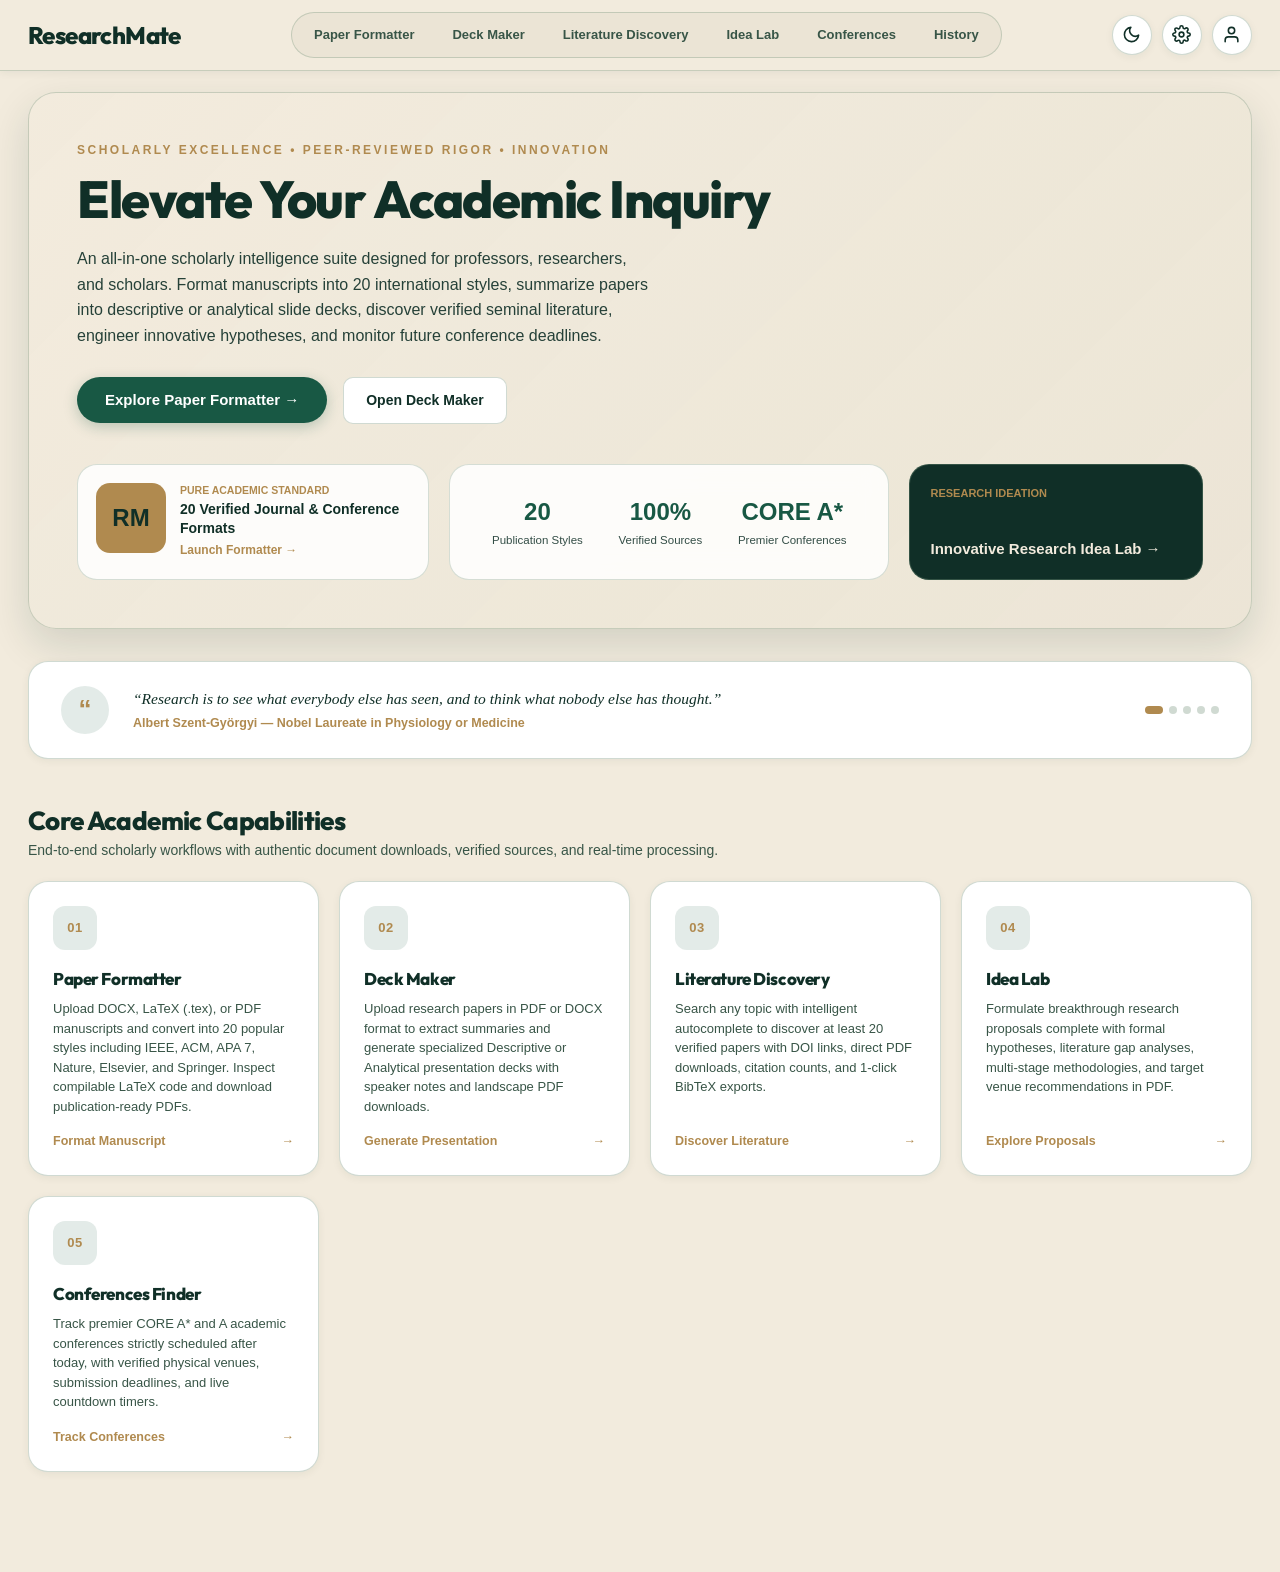
<file: index.html>
<!DOCTYPE html>
<html lang="en" data-theme="light">
<head>
  <meta charset="UTF-8">
  <meta name="viewport" content="width=device-width, initial-scale=1.0">
  <title>ResearchMate AI — Academic Research & Publication Suite</title>
  <link rel="stylesheet" href="/static/css/styles.css">
</head>
<body>
  <div class="app-container">
    <!-- Top Navigation Bar (NO left sidebar) -->
    <header class="navbar-top">
      <div class="nav-container">
        <!-- Brand Wordmark -->
        <a href="/" class="brand-link">
          <span class="brand-name">ResearchMate</span>
        </a>

        <!-- Center Nav Links (NO emojis, clean elegant text) -->
        <nav class="nav-links">
          <a href="/formatter" class="nav-link">Paper Formatter</a>
          <a href="/slides" class="nav-link">Deck Maker</a>
          <a href="/literature" class="nav-link">Literature Discovery</a>
          <a href="/ideas" class="nav-link">Idea Lab</a>
          <a href="/conferences" class="nav-link">Conferences</a>
          <a href="/history" class="nav-link">History</a>
        </nav>

        <!-- Right Action Icons (Strictly icons only, NO text labels) -->
        <div class="nav-actions">
          <button id="themeToggleBtn" class="icon-btn" aria-label="Toggle Theme" title="Toggle Dark/Light Mode">
            <svg width="19" height="19" viewBox="0 0 24 24" fill="none" stroke="currentColor" stroke-width="2" stroke-linecap="round" stroke-linejoin="round"><path d="M21 12.79A9 9 0 1 1 11.21 3 7 7 0 0 0 21 12.79z"></path></svg>
          </button>
          <a href="/settings" class="icon-btn" aria-label="Settings" title="Settings">
            <svg width="19" height="19" viewBox="0 0 24 24" fill="none" stroke="currentColor" stroke-width="2" stroke-linecap="round" stroke-linejoin="round"><circle cx="12" cy="12" r="3"></circle><path d="M19.4 15a1.65 1.65 0 0 0 .33 1.82l.06.06a2 2 0 0 1 0 2.83 2 2 0 0 1-2.83 0l-.06-.06a1.65 1.65 0 0 0-1.82-.33 1.65 1.65 0 0 0-1 1.51V21a2 2 0 0 1-2 2 2 2 0 0 1-2-2v-.09A1.65 1.65 0 0 0 9 19.4a1.65 1.65 0 0 0-1.82.33l-.06.06a2 2 0 0 1-2.83 0 2 2 0 0 1 0-2.83l.06-.06a1.65 1.65 0 0 0 .33-1.82 1.65 1.65 0 0 0-1.51-1H3a2 2 0 0 1-2-2 2 2 0 0 1 2-2h.09A1.65 1.65 0 0 0 4.6 9a1.65 1.65 0 0 0-.33-1.82l-.06-.06a2 2 0 0 1 0-2.83 2 2 0 0 1 2.83 0l.06.06a1.65 1.65 0 0 0 1.82.33H9a1.65 1.65 0 0 0 1-1.51V3a2 2 0 0 1 2-2 2 2 0 0 1 2 2v.09a1.65 1.65 0 0 0 1 1.51 1.65 1.65 0 0 0 1.82-.33l.06-.06a2 2 0 0 1 2.83 0 2 2 0 0 1 0 2.83l-.06.06a1.65 1.65 0 0 0-.33 1.82V9a1.65 1.65 0 0 0 1.51 1H21a2 2 0 0 1 2 2 2 2 0 0 1-2 2h-.09a1.65 1.65 0 0 0-1.51 1z"></path></svg>
          </a>
          <a href="/profile" class="icon-btn" aria-label="Profile" title="Profile">
            <svg width="19" height="19" viewBox="0 0 24 24" fill="none" stroke="currentColor" stroke-width="2" stroke-linecap="round" stroke-linejoin="round"><path d="M20 21v-2a4 4 0 0 0-4-4H8a4 4 0 0 0-4 4v2"></path><circle cx="12" cy="7" r="4"></circle></svg>
          </a>
        </div>
      </div>
    </header>

    <!-- Main Content Area -->
    <main class="main-wrapper">
      <!-- Luxury Hero Viewport (Image 2 aesthetic) -->
      <section class="hero-viewport">
        <div>
          <div class="hero-tagline">Scholarly Excellence &bull; Peer-Reviewed Rigor &bull; Innovation</div>
          <h1 class="hero-title">Elevate Your Academic Inquiry</h1>
          <p class="hero-subtitle">
            An all-in-one scholarly intelligence suite designed for professors, researchers, and scholars. Format manuscripts into 20 international styles, summarize papers into descriptive or analytical slide decks, discover verified seminal literature, engineer innovative hypotheses, and monitor future conference deadlines.
          </p>
          <div class="hero-cta-group">
            <a href="/formatter" class="btn-pill-primary" style="padding: 12px 28px; font-size: 15px;">Explore Paper Formatter &rarr;</a>
            <a href="/slides" class="btn-sm" style="padding: 12px 22px; font-size: 14px;">Open Deck Maker</a>
          </div>
        </div>

        <!-- Spotlight & Stats Dock -->
        <div class="hero-bottom-dock">
          <div class="floating-spotlight-card">
            <div class="spotlight-thumb">RM</div>
            <div class="spotlight-details">
              <div>
                <div style="font-size: 10.5px; font-weight: 800; color: var(--c-gold); text-transform: uppercase;">Pure Academic Standard</div>
                <div style="font-size: 14px; font-weight: 800; line-height: 1.3; margin-top: 2px;">20 Verified Journal & Conference Formats</div>
              </div>
              <a href="/formatter" style="font-size: 12px; color: var(--c-gold); font-weight: 700; text-decoration: none; margin-top: 4px;">Launch Formatter &rarr;</a>
            </div>
          </div>

          <div class="glass-stats-card">
            <div class="stat-item">
              <div class="stat-val">20</div>
              <div class="stat-label">Publication Styles</div>
            </div>
            <div class="stat-item">
              <div class="stat-val">100%</div>
              <div class="stat-label">Verified Sources</div>
            </div>
            <div class="stat-item">
              <div class="stat-val">CORE A*</div>
              <div class="stat-label">Premier Conferences</div>
            </div>
          </div>

          <a href="/ideas" class="dark-accent-card">
            <div style="font-size: 11px; font-weight: 800; color: var(--c-gold); text-transform: uppercase;">Research Ideation</div>
            <div style="font-size: 15px; font-weight: 800; line-height: 1.3;">Innovative Research Idea Lab &rarr;</div>
          </a>
        </div>
      </section>

      <!-- 2-3 Inspiring Academic Quotes -->
      <section class="quotes-banner">
        <div class="quote-icon-badge">“</div>
        <div class="quote-content">
          <div id="quoteText" class="quote-text">
            “Research is to see what everybody else has seen, and to think what nobody else has thought.”
          </div>
          <div id="quoteAuthor" class="quote-author">
            Albert Szent-Györgyi — Nobel Laureate in Physiology or Medicine
          </div>
        </div>
        <div id="quoteDots" class="quote-timer-dots"></div>
      </section>

      <!-- 5 Functional Features Grid (Clean titles, NO emojis) -->
      <section class="features-container">
        <div class="section-headline">
          <h2>Core Academic Capabilities</h2>
          <p>End-to-end scholarly workflows with authentic document downloads, verified sources, and real-time processing.</p>
        </div>

        <div class="grid-5-features">
          <!-- Feature 1 -->
          <a href="/formatter" class="feature-tile">
            <div>
              <div class="tile-icon-clean">01</div>
              <div class="tile-title">Paper Formatter</div>
              <div class="tile-desc">
                Upload DOCX, LaTeX (.tex), or PDF manuscripts and convert into 20 popular styles including IEEE, ACM, APA 7, Nature, Elsevier, and Springer. Inspect compilable LaTeX code and download publication-ready PDFs.
              </div>
            </div>
            <div class="tile-footer">
              <span>Format Manuscript</span> &rarr;
            </div>
          </a>

          <!-- Feature 2 -->
          <a href="/slides" class="feature-tile">
            <div>
              <div class="tile-icon-clean">02</div>
              <div class="tile-title">Deck Maker</div>
              <div class="tile-desc">
                Upload research papers in PDF or DOCX format to extract summaries and generate specialized Descriptive or Analytical presentation decks with speaker notes and landscape PDF downloads.
              </div>
            </div>
            <div class="tile-footer">
              <span>Generate Presentation</span> &rarr;
            </div>
          </a>

          <!-- Feature 3 -->
          <a href="/literature" class="feature-tile">
            <div>
              <div class="tile-icon-clean">03</div>
              <div class="tile-title">Literature Discovery</div>
              <div class="tile-desc">
                Search any topic with intelligent autocomplete to discover at least 20 verified papers with DOI links, direct PDF downloads, citation counts, and 1-click BibTeX exports.
              </div>
            </div>
            <div class="tile-footer">
              <span>Discover Literature</span> &rarr;
            </div>
          </a>

          <!-- Feature 4 -->
          <a href="/ideas" class="feature-tile">
            <div>
              <div class="tile-icon-clean">04</div>
              <div class="tile-title">Idea Lab</div>
              <div class="tile-desc">
                Formulate breakthrough research proposals complete with formal hypotheses, literature gap analyses, multi-stage methodologies, and target venue recommendations in PDF.
              </div>
            </div>
            <div class="tile-footer">
              <span>Explore Proposals</span> &rarr;
            </div>
          </a>

          <!-- Feature 5 -->
          <a href="/conferences" class="feature-tile">
            <div>
              <div class="tile-icon-clean">05</div>
              <div class="tile-title">Conferences Finder</div>
              <div class="tile-desc">
                Track premier CORE A* and A academic conferences strictly scheduled after today, with verified physical venues, submission deadlines, and live countdown timers.
              </div>
            </div>
            <div class="tile-footer">
              <span>Track Conferences</span> &rarr;
            </div>
          </a>
        </div>
      </section>
    </main>
  </div>

  <script src="/static/js/main.js"></script>
</body>
</html>
</file>
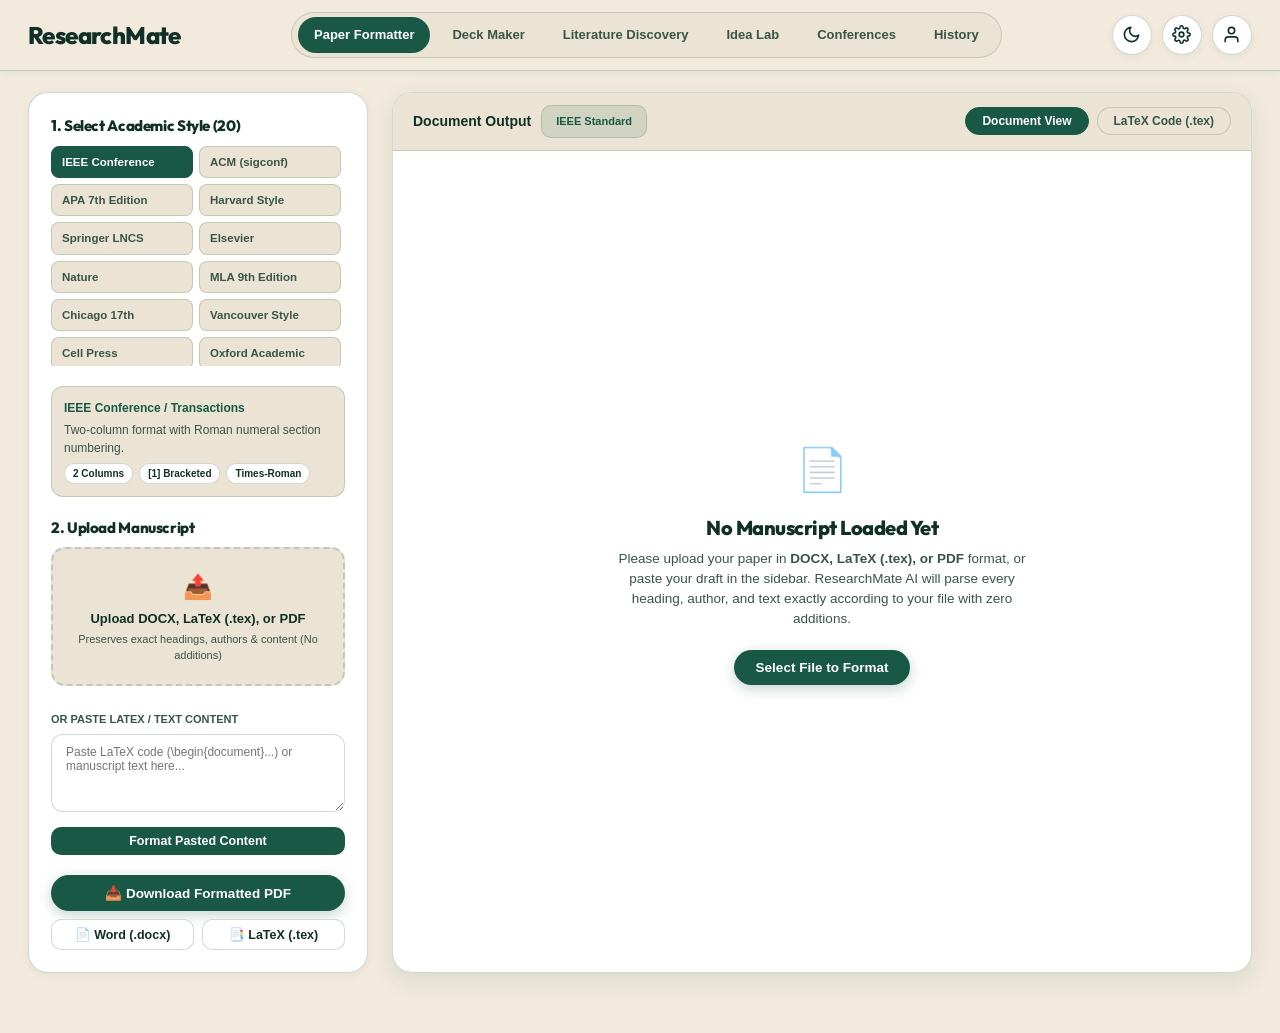
<file: formatter.html>
<!DOCTYPE html>
<html lang="en" data-theme="light">
<head>
  <meta charset="UTF-8">
  <meta name="viewport" content="width=device-width, initial-scale=1.0">
  <title>Paper Formatter (20 Styles) — ResearchMate</title>
  <link rel="stylesheet" href="/static/css/styles.css">
  <style>
    .style-chip-grid {
      display: grid;
      grid-template-columns: repeat(2, 1fr);
      gap: 6px;
      max-height: 220px;
      overflow-y: auto;
      padding-right: 4px;
    }
    .style-chip {
      padding: 8px 10px;
      border-radius: 8px;
      font-size: 11.5px;
      font-weight: 700;
      border: 1px solid var(--border-light);
      background: var(--bg-card-subtle);
      cursor: pointer;
      text-align: left;
      line-height: 1.25;
      color: var(--text-muted);
    }
    .style-chip:hover {
      border-color: var(--c-gold);
      color: var(--accent);
    }
    .style-chip.selected {
      background: var(--c-emerald);
      color: #ffffff;
      border-color: var(--c-emerald);
    }
    [data-theme="dark"] .style-chip.selected {
      background: var(--c-gold);
      color: var(--c-forest);
      border-color: var(--c-gold);
    }
    .upload-dropzone {
      border: 2px dashed var(--border-light);
      border-radius: 14px;
      padding: 20px;
      text-align: center;
      cursor: pointer;
      background: var(--bg-card-subtle);
      transition: all 0.2s ease;
    }
    .upload-dropzone:hover {
      border-color: var(--accent);
      background: var(--accent-soft);
    }
    .view-tab-btn {
      padding: 6px 16px;
      border-radius: var(--pill-radius);
      border: 1px solid var(--border-light);
      background: var(--bg-card-subtle);
      font-size: 12px;
      font-weight: 700;
      color: var(--text-muted);
      cursor: pointer;
      transition: all 0.2s;
    }
    .view-tab-btn.active {
      background: var(--c-emerald);
      color: #ffffff;
      border-color: var(--c-emerald);
    }
    [data-theme="dark"] .view-tab-btn.active {
      background: var(--c-gold);
      color: var(--c-forest);
      border-color: var(--c-gold);
    }
  </style>
</head>
<body>
  <div class="app-container">
    <!-- Top Navigation Bar -->
    <header class="navbar-top">
      <div class="nav-container">
        <a href="/" class="brand-link">
          <span class="brand-name">ResearchMate</span>
        </a>

        <nav class="nav-links">
          <a href="/formatter" class="nav-link active">Paper Formatter</a>
          <a href="/slides" class="nav-link">Deck Maker</a>
          <a href="/literature" class="nav-link">Literature Discovery</a>
          <a href="/ideas" class="nav-link">Idea Lab</a>
          <a href="/conferences" class="nav-link">Conferences</a>
          <a href="/history" class="nav-link">History</a>
        </nav>

        <div class="nav-actions">
          <button id="themeToggleBtn" class="icon-btn" aria-label="Toggle Theme" title="Toggle Dark/Light Mode">
            <svg width="19" height="19" viewBox="0 0 24 24" fill="none" stroke="currentColor" stroke-width="2" stroke-linecap="round" stroke-linejoin="round"><path d="M21 12.79A9 9 0 1 1 11.21 3 7 7 0 0 0 21 12.79z"></path></svg>
          </button>
          <a href="/settings" class="icon-btn" aria-label="Settings" title="Settings">
            <svg width="19" height="19" viewBox="0 0 24 24" fill="none" stroke="currentColor" stroke-width="2" stroke-linecap="round" stroke-linejoin="round"><circle cx="12" cy="12" r="3"></circle><path d="M19.4 15a1.65 1.65 0 0 0 .33 1.82l.06.06a2 2 0 0 1 0 2.83 2 2 0 0 1-2.83 0l-.06-.06a1.65 1.65 0 0 0-1.82-.33 1.65 1.65 0 0 0-1 1.51V21a2 2 0 0 1-2 2 2 2 0 0 1-2-2v-.09A1.65 1.65 0 0 0 9 19.4a1.65 1.65 0 0 0-1.82.33l-.06.06a2 2 0 0 1-2.83 0 2 2 0 0 1 0-2.83l.06-.06a1.65 1.65 0 0 0 .33-1.82 1.65 1.65 0 0 0-1.51-1H3a2 2 0 0 1-2-2 2 2 0 0 1 2-2h.09A1.65 1.65 0 0 0 4.6 9a1.65 1.65 0 0 0-.33-1.82l-.06-.06a2 2 0 0 1 0-2.83 2 2 0 0 1 2.83 0l.06.06a1.65 1.65 0 0 0 1.82.33H9a1.65 1.65 0 0 0 1-1.51V3a2 2 0 0 1 2-2 2 2 0 0 1 2 2v.09a1.65 1.65 0 0 0 1 1.51 1.65 1.65 0 0 0 1.82-.33l.06-.06a2 2 0 0 1 2.83 0 2 2 0 0 1 0 2.83l-.06.06a1.65 1.65 0 0 0-.33 1.82V9a1.65 1.65 0 0 0 1.51 1H21a2 2 0 0 1 2 2 2 2 0 0 1-2 2h-.09a1.65 1.65 0 0 0-1.51 1z"></path></svg>
          </a>
          <a href="/profile" class="icon-btn" aria-label="Profile" title="Profile">
            <svg width="19" height="19" viewBox="0 0 24 24" fill="none" stroke="currentColor" stroke-width="2" stroke-linecap="round" stroke-linejoin="round"><path d="M20 21v-2a4 4 0 0 0-4-4H8a4 4 0 0 0-4 4v2"></path><circle cx="12" cy="7" r="4"></circle></svg>
          </a>
        </div>
      </div>
    </header>

    <!-- Main Workspace -->
    <main class="main-wrapper">
      <div class="formatter-workspace">
        <!-- Sidebar Controls -->
        <aside class="formatter-sidebar">
          <div>
            <h3 style="font-size: 15px; font-weight: 800; color: var(--text-main); margin-bottom: 8px;">1. Select Academic Style (20)</h3>
            <div class="style-chip-grid" id="styleChipGrid"></div>
          </div>

          <!-- Style Info Card -->
          <div id="styleInfoCard" style="background: var(--bg-card-subtle); border-radius: 12px; padding: 12px; border: 1px solid var(--border-light); font-size: 12px;">
            <div style="font-weight: 800; color: var(--accent); margin-bottom: 4px;" id="infoStyleName">IEEE Conference / Transactions</div>
            <div id="infoStyleDesc" style="color: var(--text-muted); margin-bottom: 6px;">Two-column format with Roman numeral section numbering.</div>
            <div style="display: flex; gap: 6px; flex-wrap: wrap;">
              <span class="btn-sm" style="font-size: 10px; padding: 2px 8px;" id="infoColumns">2 Columns</span>
              <span class="btn-sm" style="font-size: 10px; padding: 2px 8px;" id="infoCitation">[1] Bracketed</span>
              <span class="btn-sm" style="font-size: 10px; padding: 2px 8px;" id="infoFont">Times-Roman</span>
            </div>
          </div>

          <!-- Upload Manuscript -->
          <div>
            <h3 style="font-size: 15px; font-weight: 800; color: var(--text-main); margin-bottom: 8px;">2. Upload Manuscript</h3>
            <div class="upload-dropzone" onclick="document.getElementById('fileUploadInput').click()">
              <input type="file" id="fileUploadInput" accept=".docx,.tex,.pdf,.txt" style="display: none;">
              <div style="font-size: 24px; margin-bottom: 4px;">📤</div>
              <div style="font-weight: 700; font-size: 13px; color: var(--text-main);" id="uploadBtnText">Upload DOCX, LaTeX (.tex), or PDF</div>
              <div style="font-size: 11px; color: var(--text-muted); margin-top: 2px;" id="uploadSubText">Preserves exact headings, authors & content (No additions)</div>
            </div>
          </div>

          <!-- Paste Option -->
          <div>
            <label style="font-size: 11px; font-weight: 700; color: var(--text-muted); text-transform: uppercase;">Or Paste LaTeX / Text Content</label>
            <textarea id="pasteTextInput" class="form-control" rows="4" style="margin-top: 4px; font-size: 12px;" placeholder="Paste LaTeX code (\begin{document}...) or manuscript text here..."></textarea>
            <button id="formatPastedBtn" class="btn-sm btn-sm-primary" style="margin-top: 8px; width: 100%; justify-content: center;">Format Pasted Content</button>
          </div>

          <!-- Download Action Bar -->
          <div style="display: flex; flex-direction: column; gap: 8px; margin-top: auto;">
            <button id="downloadPdfSidebarBtn" class="btn-pill-primary" style="justify-content: center;">📥 Download Formatted PDF</button>
            <div style="display: grid; grid-template-columns: 1fr 1fr; gap: 8px;">
              <button id="downloadDocxBtn" class="btn-sm" style="justify-content: center;">📄 Word (.docx)</button>
              <button id="downloadTexBtn" class="btn-sm" style="justify-content: center;">📑 LaTeX (.tex)</button>
            </div>
          </div>
        </aside>

        <!-- Preview Pane -->
        <section class="formatter-preview-pane">
          <div class="preview-toolbar">
            <div style="display: flex; align-items: center; gap: 10px;">
              <span style="font-weight: 800; font-size: 14px; color: var(--text-main);">Document Output</span>
              <span id="previewStyleBadge" class="btn-sm" style="font-size: 11px; background: var(--accent-soft); color: var(--accent); font-weight: 700;">IEEE Standard</span>
            </div>
            <!-- View Mode Switcher: Formatted Paper vs LaTeX Code -->
            <div style="display: flex; align-items: center; gap: 8px;">
              <button id="tabPreviewBtn" class="view-tab-btn active" onclick="switchOutputTab('preview')">Document View</button>
              <button id="tabLatexBtn" class="view-tab-btn" onclick="switchOutputTab('latex')">LaTeX Code (.tex)</button>
              <button id="copyLatexBtn" class="btn-sm" style="font-size: 11px; display: none;" onclick="copyLatexCode()">📋 Copy LaTeX</button>
            </div>
          </div>

          <!-- Empty Initial State (No fake demo template displayed) -->
          <div id="emptyStateBox" style="padding: 80px 40px; text-align: center; color: var(--text-muted); display: flex; flex-direction: column; align-items: center; justify-content: center; height: 100%;">
            <div style="font-size: 42px; margin-bottom: 12px; opacity: 0.8;">📄</div>
            <h3 style="font-size: 20px; font-weight: 800; color: var(--text-main); margin-bottom: 6px;">No Manuscript Loaded Yet</h3>
            <p style="font-size: 13.5px; max-width: 440px; line-height: 1.5; margin-bottom: 20px;">
              Please upload your paper in <b>DOCX, LaTeX (.tex), or PDF</b> format, or paste your draft in the sidebar. ResearchMate AI will parse every heading, author, and text exactly according to your file with zero additions.
            </p>
            <button class="btn-pill-primary" onclick="document.getElementById('fileUploadInput').click()">Select File to Format</button>
          </div>

          <!-- Live Rendered Document View -->
          <div class="preview-scroll-viewport" id="viewportContainer" style="display: none;">
            <article class="academic-sheet two-column" id="academicSheet">
              <div class="sheet-header-block">
                <div style="font-size: 8pt; text-transform: uppercase; letter-spacing: 1px; color: var(--c-emerald); margin-bottom: 6pt; font-weight: bold;" id="sheetHeaderBanner">
                  IEEE CONFERENCE ON COMPUTATIONAL RESEARCH &bull; VERIFIED FORMAT
                </div>
                <h1 class="sheet-title" id="sheetTitle">Manuscript Title</h1>
                <div class="sheet-authors" id="sheetAuthors">Author Names</div>
              </div>

              <!-- Abstract -->
              <div class="sheet-abstract-box" id="sheetAbstractBox" style="display: none;">
                <b><i>Abstract</i>—<span id="sheetAbstractText"></span></b>
                <div style="margin-top: 4pt; font-style: normal;" id="sheetKeywordsRow">
                  <b><i>Keywords</i>—<span id="sheetKeywords"></span></b>
                </div>
              </div>

              <!-- Sections Content -->
              <div id="sheetSectionsContainer"></div>

              <!-- References -->
              <div id="sheetReferencesContainer" style="display: none;">
                <div class="sheet-section-title" id="sheetRefTitle">REFERENCES</div>
                <div id="sheetRefList" style="font-size: 8pt; line-height: 1.25; color: #334155;"></div>
              </div>
            </article>

            <!-- LaTeX Code View -->
            <div id="latexCodeContainer" style="display: none; width: 100%; max-width: 900px;">
              <pre class="latex-code-box" id="latexCodeView">% Compilable LaTeX Code will appear here...</pre>
            </div>
          </div>
        </section>
      </div>
    </main>
  </div>

  <script src="/static/js/main.js"></script>
  <script>
    const STYLES_DATA = [
      { id: "ieee", name: "IEEE Conference", cols: 2, font: "Times-Roman", citation: "[1] Bracketed", desc: "Two-column IEEE Transactions/Conference standard with Roman headings." },
      { id: "acm", name: "ACM (sigconf)", cols: 2, font: "Helvetica", citation: "[1] Bracketed", desc: "Association for Computing Machinery proceedings with bold headings." },
      { id: "apa7", name: "APA 7th Edition", cols: 1, font: "Times-Roman", citation: "Author-date", desc: "American Psychological Association format with 1-inch margins." },
      { id: "harvard", name: "Harvard Style", cols: 1, font: "Times-Roman", citation: "Author-year", desc: "Classic author-year referencing with alphabetical bibliography." },
      { id: "springer_lncs", name: "Springer LNCS", cols: 1, font: "Times-Roman", citation: "[1] Numbered", desc: "Lecture Notes in Computer Science compact single-column format." },
      { id: "elsevier", name: "Elsevier", cols: 2, font: "Times-Roman", citation: "Author-date", desc: "ScienceDirect journal standard with structured author header." },
      { id: "nature", name: "Nature", cols: 1, font: "Times-Roman", citation: "Superscripts 1,2", desc: "Bold introductory synopsis and compact superscript referencing." },
      { id: "mla9", name: "MLA 9th Edition", cols: 1, font: "Times-Roman", citation: "Author-page", desc: "Modern Language Association format with Works Cited section." },
      { id: "chicago", name: "Chicago 17th", cols: 1, font: "Times-Roman", citation: "Author-Date", desc: "Chicago Manual of Style academic book & journal layout." },
      { id: "vancouver", name: "Vancouver Style", cols: 1, font: "Helvetica", citation: "(1) Sequential", desc: "Uniform requirements for biomedical journals and clinical science." },
      { id: "cell", name: "Cell Press", cols: 1, font: "Helvetica", citation: "Author-date", desc: "Structured sections: Summary, Results, Discussion, STAR Methods." },
      { id: "oxford", name: "Oxford Academic", cols: 1, font: "Times-Roman", citation: "Author-date", desc: "OUP journal format with elegant serif typography and running rules." },
      { id: "mdpi", name: "MDPI Open Access", cols: 1, font: "Helvetica", citation: "[1] Numbered", desc: "Open access format with blue headers and structured abstract." },
      { id: "aip", name: "AIP Physics", cols: 2, font: "Times-Roman", citation: "Superscripts", desc: "American Institute of Physics two-column format with compact equations." },
      { id: "frontiers", name: "Frontiers Science", cols: 1, font: "Helvetica", citation: "Author-date", desc: "Clean modern layout with author contributions block." },
      { id: "plos_one", name: "PLOS ONE", cols: 1, font: "Times-Roman", citation: "[1] Bracketed", desc: "Public Library of Science format with Open Data availability statement." },
      { id: "wiley", name: "Wiley Online", cols: 1, font: "Times-Roman", citation: "Numbered", desc: "Classic Wiley journal format with vertical section dividers." },
      { id: "taylor_francis", name: "Taylor & Francis", cols: 1, font: "Times-Roman", citation: "Author-date", desc: "Standard UK/US journal format with running headers." },
      { id: "cambridge", name: "Cambridge Univ", cols: 1, font: "Times-Roman", citation: "Author-date", desc: "Refined British academic press design with classic typography." },
      { id: "emerald", name: "Emerald Publishing", cols: 1, font: "Helvetica", citation: "Harvard", desc: "Structured abstract: Purpose, Methodology, Findings, Originality." }
    ];

    let currentStyleId = "ieee";
    let currentPaperData = null;
    let currentLatexCode = "";
    let currentTab = "preview";

    const chipGrid = document.getElementById("styleChipGrid");
    STYLES_DATA.forEach(s => {
      const chip = document.createElement("button");
      chip.className = `style-chip ${s.id === currentStyleId ? 'selected' : ''}`;
      chip.innerText = s.name;
      chip.addEventListener("click", () => selectStyle(s.id));
      chipGrid.appendChild(chip);
    });

    function selectStyle(styleId) {
      currentStyleId = styleId;
      const s = STYLES_DATA.find(x => x.id === styleId);
      if (!s) return;

      document.querySelectorAll(".style-chip").forEach(c => {
        c.classList.toggle("selected", c.innerText === s.name);
      });

      document.getElementById("infoStyleName").innerText = s.name;
      document.getElementById("infoStyleDesc").innerText = s.desc;
      document.getElementById("infoColumns").innerText = s.cols === 2 ? "2 Columns" : "1 Column";
      document.getElementById("infoCitation").innerText = s.citation;
      document.getElementById("infoFont").innerText = s.font;
      document.getElementById("previewStyleBadge").innerText = s.name;

      const sheet = document.getElementById("academicSheet");
      if (s.cols === 2) sheet.classList.add("two-column");
      else sheet.classList.remove("two-column");

      sheet.style.fontFamily = (s.font === "Helvetica") ? "var(--font-main)" : "var(--font-serif)";
      document.getElementById("sheetHeaderBanner").innerText = `${s.name.toUpperCase()} • VERIFIED PUBLICATION STANDARD`;
      document.getElementById("sheetRefTitle").innerText = (s.id === "mla9") ? "WORKS CITED" : "REFERENCES";

      if (currentPaperData) {
        // Regenerate LaTeX code for the new style
        updateExportForStyle();
      }
      showToast(`Selected style: ${s.name}`);
    }

    function switchOutputTab(tab) {
      currentTab = tab;
      document.getElementById("tabPreviewBtn").classList.toggle("active", tab === "preview");
      document.getElementById("tabLatexBtn").classList.toggle("active", tab === "latex");
      
      const sheet = document.getElementById("academicSheet");
      const latexBox = document.getElementById("latexCodeContainer");
      const copyBtn = document.getElementById("copyLatexBtn");

      if (tab === "preview") {
        sheet.style.display = "block";
        latexBox.style.display = "none";
        copyBtn.style.display = "none";
      } else {
        sheet.style.display = "none";
        latexBox.style.display = "block";
        copyBtn.style.display = "inline-flex";
      }
    }

    function copyLatexCode() {
      if (!currentLatexCode) return;
      navigator.clipboard.writeText(currentLatexCode).then(() => {
        showToast("Copied LaTeX code to clipboard!");
      });
    }

    // File Upload Handler
    document.getElementById("fileUploadInput").addEventListener("change", async (e) => {
      const file = e.target.files[0];
      if (!file) return;

      document.getElementById("uploadBtnText").innerText = `Uploaded: ${file.name}`;
      showToast(`Parsing ${file.name}...`, "success");

      const formData = new FormData();
      formData.append("file", file);
      formData.append("style_id", currentStyleId);

      try {
        const res = await fetch("/api/formatter/parse", {
          method: "POST",
          body: formData
        });
        const data = await res.json();
        if (data.paper) {
          applyPaperData(data.paper, data.latex_code);
          showToast(`Parsed and formatted ${file.name} successfully!`);
        }
      } catch (err) {
        showToast("Error processing file", "error");
      }
    });

    // Paste Content Handler
    document.getElementById("formatPastedBtn").addEventListener("click", () => {
      const text = document.getElementById("pasteTextInput").value.trim();
      if (!text) {
        showToast("Please paste manuscript or LaTeX text", "error");
        return;
      }
      showToast("Formatting pasted text...", "success");

      const blob = new Blob([text], { type: "text/plain" });
      const file = new File([blob], "pasted_manuscript.txt");
      const formData = new FormData();
      formData.append("file", file);
      formData.append("style_id", currentStyleId);

      fetch("/api/formatter/parse", { method: "POST", body: formData })
        .then(r => r.json())
        .then(data => {
          if (data.paper) {
            applyPaperData(data.paper, data.latex_code);
            showToast("Pasted manuscript formatted successfully!");
          }
        })
        .catch(() => showToast("Error parsing pasted content", "error"));
    });

    function applyPaperData(paper, latexCode) {
      currentPaperData = paper;
      currentLatexCode = latexCode || "";

      document.getElementById("emptyStateBox").style.display = "none";
      document.getElementById("viewportContainer").style.display = "flex";

      document.getElementById("sheetTitle").innerText = paper.title || "Untitled Paper";
      
      const authorsHtml = (paper.authors || []).map(a => {
        if (a.affiliation) {
          return `<div style="display: inline-block; margin: 6px 14px; vertical-align: top; max-width: 280px; text-align: center;"><div style="font-weight: 700; font-size: 10.5pt; color: #0f172a;">${a.name}</div><div style="font-size: 8.5pt; color: #475569; line-height: 1.25; margin-top: 2px;">${a.affiliation}</div></div>`;
        }
        return `<span style="font-weight: 700; font-size: 10.5pt; margin: 0 8px;">${a.name}</span>`;
      }).join("");
      document.getElementById("sheetAuthors").innerHTML = authorsHtml || "Author";

      if (paper.abstract) {
        document.getElementById("sheetAbstractBox").style.display = "block";
        document.getElementById("sheetAbstractText").innerText = paper.abstract;
      } else {
        document.getElementById("sheetAbstractBox").style.display = "none";
      }

      if (paper.keywords && paper.keywords.length > 0) {
        document.getElementById("sheetKeywordsRow").style.display = "block";
        document.getElementById("sheetKeywords").innerText = paper.keywords.join(", ");
      } else {
        document.getElementById("sheetKeywordsRow").style.display = "none";
      }

      let secHtml = "";
      (paper.sections || []).forEach(s => {
        secHtml += `<div class="sheet-section-title">${s.heading}</div>`;
        (s.content || "").split("\n\n").forEach(p => {
          if (p.trim()) secHtml += `<p class="sheet-body-p">${p.trim()}</p>`;
        });
      });
      document.getElementById("sheetSectionsContainer").innerHTML = secHtml;

      if (paper.references && paper.references.length > 0) {
        document.getElementById("sheetReferencesContainer").style.display = "block";
        let refHtml = "";
        paper.references.forEach(r => {
          refHtml += `<p style="margin-bottom: 4pt;">${r}</p>`;
        });
        document.getElementById("sheetRefList").innerHTML = refHtml;
      } else {
        document.getElementById("sheetReferencesContainer").style.display = "none";
      }

      document.getElementById("latexCodeView").innerText = currentLatexCode;
    }

    async function updateExportForStyle() {
      if (!currentPaperData) return;
      try {
        const res = await fetch("/api/formatter/export", {
          method: "POST",
          headers: { "Content-Type": "application/json" },
          body: JSON.stringify({
            style_id: currentStyleId,
            format: "tex",
            paper: currentPaperData
          })
        });
        const data = await res.json();
        if (data.latex_code) {
          currentLatexCode = data.latex_code;
          document.getElementById("latexCodeView").innerText = currentLatexCode;
        }
      } catch (e) {}
    }

    async function triggerDownload(format = "pdf") {
      if (!currentPaperData) {
        showToast("Please upload a paper first", "error");
        return;
      }
      showToast(`Generating ${format.toUpperCase()} for ${currentStyleId.toUpperCase()}...`);
      try {
        const res = await fetch("/api/formatter/export", {
          method: "POST",
          headers: { "Content-Type": "application/json" },
          body: JSON.stringify({
            style_id: currentStyleId,
            format: format,
            paper: currentPaperData
          })
        });
        const data = await res.json();
        if (data.download_url) {
          window.location.href = data.download_url;
          showToast(`Downloaded ${format.toUpperCase()}!`);
        }
      } catch (err) {
        showToast("Export failed", "error");
      }
    }

    document.getElementById("downloadPdfSidebarBtn").addEventListener("click", () => triggerDownload("pdf"));
    document.getElementById("downloadDocxBtn").addEventListener("click", () => triggerDownload("docx"));
    document.getElementById("downloadTexBtn").addEventListener("click", () => triggerDownload("tex"));
  </script>
</body>
</html>
</file>
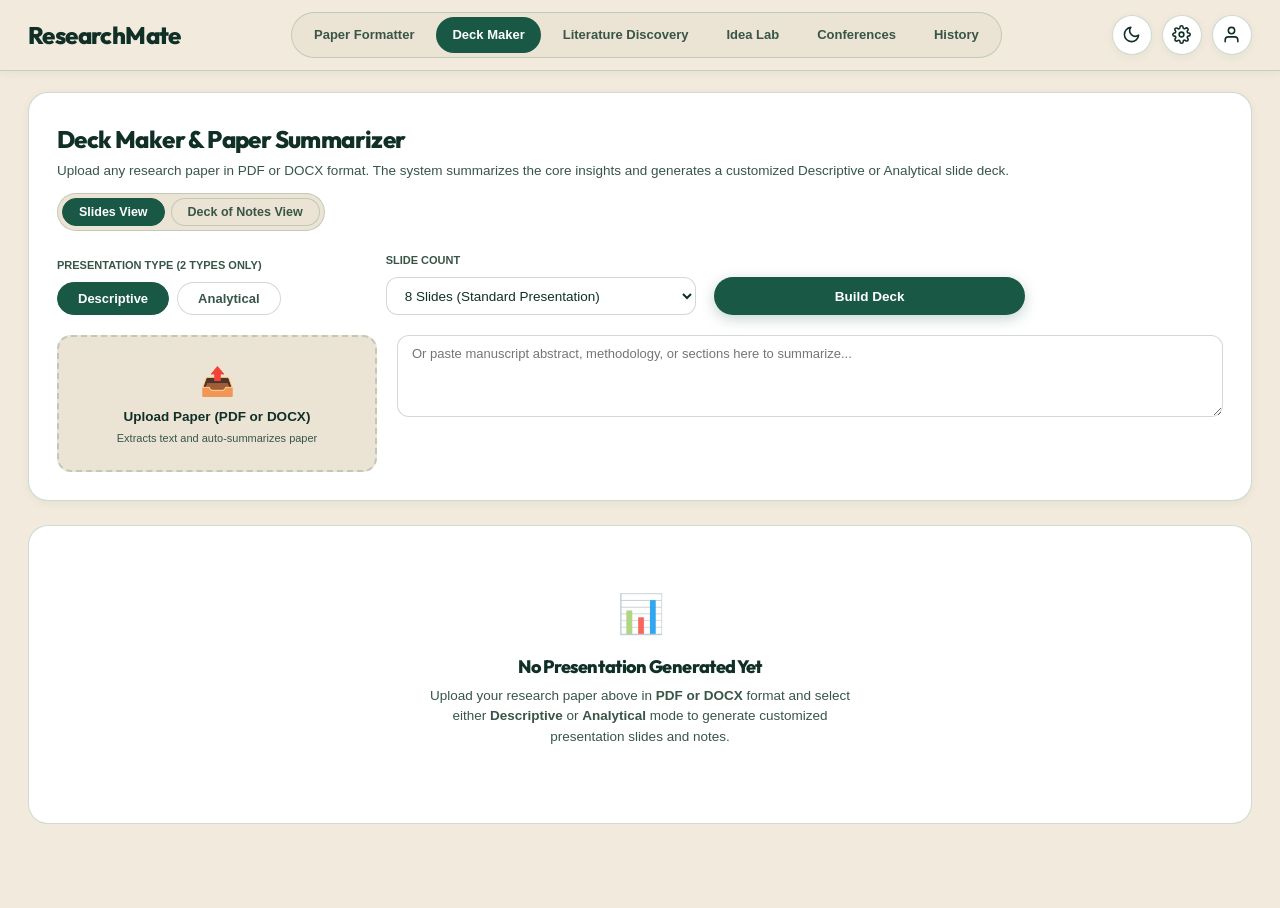
<file: slides.html>
<!DOCTYPE html>
<html lang="en" data-theme="light">
<head>
  <meta charset="UTF-8">
  <meta name="viewport" content="width=device-width, initial-scale=1.0">
  <title>Deck Maker (Descriptive & Analytical) — ResearchMate</title>
  <link rel="stylesheet" href="/static/css/styles.css">
  <style>
    .type-toggle-btn {
      padding: 8px 20px;
      border-radius: var(--pill-radius);
      border: 1px solid var(--border-light);
      background: var(--bg-card);
      font-size: 13px;
      font-weight: 700;
      color: var(--text-muted);
      cursor: pointer;
      transition: all 0.2s ease;
    }
    .type-toggle-btn.active {
      background: var(--c-emerald);
      color: #ffffff;
      border-color: var(--c-emerald);
    }
    [data-theme="dark"] .type-toggle-btn.active {
      background: var(--c-gold);
      color: var(--c-forest);
      border-color: var(--c-gold);
    }
    .upload-dropzone {
      border: 2px dashed var(--border-light);
      border-radius: 14px;
      padding: 24px;
      text-align: center;
      cursor: pointer;
      background: var(--bg-card-subtle);
      transition: all 0.2s ease;
    }
    .upload-dropzone:hover {
      border-color: var(--accent);
      background: var(--accent-soft);
    }
    .view-switch-btn {
      padding: 6px 16px;
      border-radius: var(--pill-radius);
      border: 1px solid var(--border-light);
      background: var(--bg-card-subtle);
      font-size: 12.5px;
      font-weight: 700;
      color: var(--text-muted);
      cursor: pointer;
      transition: all 0.2s ease;
    }
    .view-switch-btn.active {
      background: var(--c-emerald);
      color: #ffffff;
      border-color: var(--c-emerald);
    }
    [data-theme="dark"] .view-switch-btn.active {
      background: var(--c-gold);
      color: var(--c-forest);
      border-color: var(--c-gold);
    }
  </style>
</head>
<body>
  <div class="app-container">
    <!-- Top Navigation Bar -->
    <header class="navbar-top">
      <div class="nav-container">
        <a href="/" class="brand-link">
          <span class="brand-name">ResearchMate</span>
        </a>

        <nav class="nav-links">
          <a href="/formatter" class="nav-link">Paper Formatter</a>
          <a href="/slides" class="nav-link active">Deck Maker</a>
          <a href="/literature" class="nav-link">Literature Discovery</a>
          <a href="/ideas" class="nav-link">Idea Lab</a>
          <a href="/conferences" class="nav-link">Conferences</a>
          <a href="/history" class="nav-link">History</a>
        </nav>

        <div class="nav-actions">
          <button id="themeToggleBtn" class="icon-btn" aria-label="Toggle Theme" title="Toggle Dark/Light Mode">
            <svg width="19" height="19" viewBox="0 0 24 24" fill="none" stroke="currentColor" stroke-width="2" stroke-linecap="round" stroke-linejoin="round"><path d="M21 12.79A9 9 0 1 1 11.21 3 7 7 0 0 0 21 12.79z"></path></svg>
          </button>
          <a href="/settings" class="icon-btn" aria-label="Settings" title="Settings">
            <svg width="19" height="19" viewBox="0 0 24 24" fill="none" stroke="currentColor" stroke-width="2" stroke-linecap="round" stroke-linejoin="round"><circle cx="12" cy="12" r="3"></circle><path d="M19.4 15a1.65 1.65 0 0 0 .33 1.82l.06.06a2 2 0 0 1 0 2.83 2 2 0 0 1-2.83 0l-.06-.06a1.65 1.65 0 0 0-1.82-.33 1.65 1.65 0 0 0-1 1.51V21a2 2 0 0 1-2 2 2 2 0 0 1-2-2v-.09A1.65 1.65 0 0 0 9 19.4a1.65 1.65 0 0 0-1.82.33l-.06.06a2 2 0 0 1-2.83 0 2 2 0 0 1 0-2.83l.06-.06a1.65 1.65 0 0 0 .33-1.82 1.65 1.65 0 0 0-1.51-1H3a2 2 0 0 1-2-2 2 2 0 0 1 2-2h.09A1.65 1.65 0 0 0 4.6 9a1.65 1.65 0 0 0-.33-1.82l-.06-.06a2 2 0 0 1 0-2.83 2 2 0 0 1 2.83 0l.06.06a1.65 1.65 0 0 0 1.82.33H9a1.65 1.65 0 0 0 1-1.51V3a2 2 0 0 1 2-2 2 2 0 0 1 2 2v.09a1.65 1.65 0 0 0 1 1.51 1.65 1.65 0 0 0 1.82-.33l.06-.06a2 2 0 0 1 2.83 0 2 2 0 0 1 0 2.83l-.06.06a1.65 1.65 0 0 0-.33 1.82V9a1.65 1.65 0 0 0 1.51 1H21a2 2 0 0 1 2 2 2 2 0 0 1-2 2h-.09a1.65 1.65 0 0 0-1.51 1z"></path></svg>
          </a>
          <a href="/profile" class="icon-btn" aria-label="Profile" title="Profile">
            <svg width="19" height="19" viewBox="0 0 24 24" fill="none" stroke="currentColor" stroke-width="2" stroke-linecap="round" stroke-linejoin="round"><path d="M20 21v-2a4 4 0 0 0-4-4H8a4 4 0 0 0-4 4v2"></path><circle cx="12" cy="7" r="4"></circle></svg>
          </a>
        </div>
      </div>
    </header>

    <!-- Main Workspace -->
    <main class="main-wrapper">
      <!-- Input & Summarization Configuration -->
      <section style="background: var(--bg-card); border: 1px solid var(--border-light); border-radius: var(--card-radius); padding: 28px; box-shadow: var(--shadow-sm); margin-bottom: 24px;">
        <div style="display: flex; justify-content: space-between; align-items: flex-start; margin-bottom: 16px; flex-wrap: wrap; gap: 12px;">
          <div>
            <h2 style="font-size: 24px; font-weight: 800; color: var(--text-main);">Deck Maker & Paper Summarizer</h2>
            <p style="font-size: 13.5px; color: var(--text-muted); margin-top: 4px;">Upload any research paper in PDF or DOCX format. The system summarizes the core insights and generates a customized Descriptive or Analytical slide deck.</p>
          </div>
          <!-- View Switcher -->
          <div style="display: flex; gap: 6px; background: var(--bg-card-subtle); padding: 4px; border-radius: var(--pill-radius); border: 1px solid var(--border-light);">
            <button id="viewSlidesBtn" class="view-switch-btn active" onclick="switchView('slides')">Slides View</button>
            <button id="viewNotesBtn" class="view-switch-btn" onclick="switchView('notes')">Deck of Notes View</button>
          </div>
        </div>

        <!-- Controls: Presentation Type & Slide Count -->
        <div style="display: grid; grid-template-columns: repeat(auto-fit, minmax(220px, 1fr)) 180px; gap: 18px; align-items: end; margin-bottom: 20px;">
          <!-- Strictly 2 Types: Descriptive or Analytical -->
          <div>
            <label style="font-size: 11px; font-weight: 800; color: var(--text-muted); text-transform: uppercase;">Presentation Type (2 Types Only)</label>
            <div style="display: flex; gap: 8px; margin-top: 6px;">
              <button type="button" id="typeDescriptiveBtn" class="type-toggle-btn active" onclick="setType('Descriptive')">
                Descriptive
              </button>
              <button type="button" id="typeAnalyticalBtn" class="type-toggle-btn" onclick="setType('Analytical')">
                Analytical
              </button>
            </div>
          </div>

          <!-- Slide Count -->
          <div>
            <label style="font-size: 11px; font-weight: 800; color: var(--text-muted); text-transform: uppercase;">Slide Count</label>
            <select id="slideCountSelect" class="form-control" style="margin-top: 6px; height: 38px;">
              <option value="6">6 Slides (Concise Summary)</option>
              <option value="8" selected>8 Slides (Standard Presentation)</option>
              <option value="10">10 Slides (In-Depth Defense)</option>
              <option value="12">12 Slides (Comprehensive Lecture)</option>
            </select>
          </div>

          <div>
            <button id="generateBtn" class="btn-pill-primary" style="width: 100%; justify-content: center; height: 38px;" onclick="handleGenerate()">
              Build Deck
            </button>
          </div>
        </div>

        <!-- Upload PDF/DOCX or Paste Text -->
        <div style="display: grid; grid-template-columns: 320px 1fr; gap: 20px;">
          <!-- File Upload Dropzone -->
          <div class="upload-dropzone" onclick="document.getElementById('paperFileInput').click()">
            <input type="file" id="paperFileInput" accept=".pdf,.docx,.tex,.txt" style="display: none;">
            <div style="font-size: 28px; margin-bottom: 4px;">📤</div>
            <div style="font-weight: 800; font-size: 13.5px; color: var(--text-main);" id="uploadFileName">Upload Paper (PDF or DOCX)</div>
            <div style="font-size: 11px; color: var(--text-muted); margin-top: 2px;">Extracts text and auto-summarizes paper</div>
          </div>

          <!-- Manual Abstract / Text Paste -->
          <div>
            <textarea id="paperTextInput" class="form-control" rows="4" style="font-size: 13px;" placeholder="Or paste manuscript abstract, methodology, or sections here to summarize..."></textarea>
          </div>
        </div>
      </section>

      <!-- Empty State Notice (No fake demo template) -->
      <div id="deckEmptyState" style="background: var(--bg-card); border: 1px solid var(--border-light); border-radius: var(--card-radius); padding: 60px 40px; text-align: center; color: var(--text-muted); margin-bottom: 24px;">
        <div style="font-size: 38px; margin-bottom: 10px; opacity: 0.8;">📊</div>
        <h3 style="font-size: 18px; font-weight: 800; color: var(--text-main); margin-bottom: 6px;">No Presentation Generated Yet</h3>
        <p style="font-size: 13.5px; max-width: 440px; margin: 0 auto 16px auto; line-height: 1.5;">
          Upload your research paper above in <b>PDF or DOCX</b> format and select either <b>Descriptive</b> or <b>Analytical</b> mode to generate customized presentation slides and notes.
        </p>
      </div>

      <!-- Generated Presentation Deck Workspace -->
      <section id="deckWorkspace" style="display: none;">
        <!-- Paper Summary Banner -->
        <div style="background: var(--bg-card-subtle); border: 1px solid var(--border-light); border-radius: 14px; padding: 16px 20px; margin-bottom: 20px;">
          <div style="display: flex; justify-content: space-between; align-items: center; margin-bottom: 6px;">
            <span style="font-size: 11px; font-weight: 800; text-transform: uppercase; color: var(--c-gold);" id="deckTypeBadge">DESCRIPTIVE PRESENTATION</span>
            <!-- Download Actions -->
            <div style="display: flex; gap: 8px;">
              <button id="downloadPdfBtn" class="btn-pill-primary" style="padding: 6px 16px; font-size: 12px;">📥 Download Slide PDF</button>
              <button id="downloadNotesPdfBtn" class="btn-sm" style="font-size: 12px; background: var(--bg-card);">📝 Download Notes PDF</button>
            </div>
          </div>
          <h3 style="font-size: 16px; font-weight: 800; color: var(--text-main);" id="paperSummaryTitle">Paper Title</h3>
          <p style="font-size: 12.5px; color: var(--text-muted); margin-top: 4px; line-height: 1.45;" id="paperSummaryText"></p>
        </div>

        <!-- 1. Presentation Slides View -->
        <div class="slide-canvas theme-emerald" id="slideCanvas">
          <div>
            <div class="slide-badge" id="slideCategory">SLIDE CATEGORY</div>
            <h2 class="slide-title-view" id="slideTitle">Slide Title</h2>
          </div>

          <div class="slide-content-split">
            <ul class="slide-bullets-list" id="slideBulletsList"></ul>
            <div class="slide-callout-card" id="slideCalloutBox">
              <div class="slide-callout-label">KEY TAKEAWAY</div>
              <div class="slide-callout-text" id="slideCalloutText"></div>
            </div>
          </div>

          <div style="display: flex; justify-content: space-between; align-items: center; border-top: 1px solid var(--border-light); padding-top: 14px; margin-top: 20px;">
            <div style="font-size: 11px; font-weight: 700; color: var(--text-muted);" id="slideDeckTitle">Research Presentation</div>
            <div style="font-size: 12px; font-weight: 800; color: var(--c-gold);" id="slideCounter">Slide 1 of 8</div>
          </div>
        </div>

        <!-- 2. Deck of Notes View -->
        <div class="note-card-view" id="noteCardView" style="display: none;">
          <div style="display: flex; justify-content: space-between; align-items: center; border-bottom: 1px solid var(--border-light); padding-bottom: 12px;">
            <div>
              <span class="btn-sm" style="font-size: 10px; padding: 2px 8px; background: var(--accent-soft); color: var(--accent); font-weight: 800;" id="noteCategory">STUDY MODULE</span>
              <h2 style="font-size: 20px; font-weight: 800; color: var(--text-main); margin-top: 6px;" id="noteTitle">Notes Card Title</h2>
            </div>
            <span style="font-size: 12px; font-weight: 800; color: var(--c-gold);" id="noteCounter">Card 1 of 8</span>
          </div>

          <div>
            <h4 style="font-size: 11px; font-weight: 800; color: var(--text-muted); text-transform: uppercase; margin-bottom: 6px;">Core Study Takeaways:</h4>
            <ul id="noteBulletsList" style="list-style: disc; padding-left: 20px; display: flex; flex-direction: column; gap: 8px; font-size: 14px; color: var(--text-main); line-height: 1.5;"></ul>
          </div>

          <div style="background: var(--bg-card-subtle); border-radius: 12px; padding: 14px 18px; border-left: 4px solid var(--c-gold);">
            <div style="font-size: 10px; font-weight: 800; color: var(--c-gold); text-transform: uppercase;">Core Conceptual / Analytical Principle</div>
            <div style="font-size: 13.5px; color: var(--text-main); margin-top: 4px; font-style: italic;" id="noteFormulaText"></div>
          </div>

          <div style="background: var(--bg-card-subtle); border-radius: 12px; padding: 14px 18px;">
            <div style="font-size: 10px; font-weight: 800; color: var(--text-muted); text-transform: uppercase;">Lecture Commentary & Talking Script</div>
            <p style="font-size: 13px; color: var(--text-muted); margin-top: 4px; line-height: 1.5;" id="noteScriptText"></p>
          </div>
        </div>

        <!-- Slide Controls Navigation -->
        <div class="slide-controls-bar">
          <button id="prevSlideBtn" class="btn-sm" onclick="prevSlide()">◀ Previous</button>
          <button id="toggleNotesBtn" class="btn-sm" onclick="toggleSpeakerNotes()">🎙️ Speaker Script</button>
          <button id="fullscreenBtn" class="btn-sm" onclick="toggleFullscreen()">⛶ Fullscreen</button>
          <button id="nextSlideBtn" class="btn-sm btn-sm-primary" onclick="nextSlide()">Next Slide ▶</button>
        </div>

        <!-- Speaker Notes Drawer -->
        <div class="speaker-notes-box" id="speakerNotesBox" style="display: none; margin-top: 14px;">
          <div style="font-size: 10px; font-weight: 800; color: var(--text-muted); text-transform: uppercase; margin-bottom: 4px;">Speaker Script / Talking Points</div>
          <p id="speakerNotesText" style="font-size: 13px; color: var(--text-main); line-height: 1.5;"></p>
        </div>
      </section>
    </main>
  </div>

  <script src="/static/js/main.js"></script>
  <script>
    let currentDeck = null;
    let currentSlideIdx = 0;
    let currentType = "Descriptive";
    let currentView = "slides";

    function setType(type) {
      currentType = type;
      document.getElementById("typeDescriptiveBtn").classList.toggle("active", type === "Descriptive");
      document.getElementById("typeAnalyticalBtn").classList.toggle("active", type === "Analytical");
      showToast(`Selected mode: ${type}`);
    }

    function switchView(view) {
      currentView = view;
      document.getElementById("viewSlidesBtn").classList.toggle("active", view === "slides");
      document.getElementById("viewNotesBtn").classList.toggle("active", view === "notes");

      const slideCanvas = document.getElementById("slideCanvas");
      const noteCard = document.getElementById("noteCardView");

      if (view === "slides") {
        slideCanvas.style.display = "flex";
        noteCard.style.display = "none";
      } else {
        slideCanvas.style.display = "none";
        noteCard.style.display = "flex";
      }
      renderSlide();
    }

    // File Upload Handler
    document.getElementById("paperFileInput").addEventListener("change", async (e) => {
      const file = e.target.files[0];
      if (!file) return;

      document.getElementById("uploadFileName").innerText = `Uploaded: ${file.name}`;
      showToast(`Summarizing ${file.name} as ${currentType}...`, "success");

      const formData = new FormData();
      formData.append("file", file);
      formData.append("presentation_type", currentType);
      formData.append("slide_count", document.getElementById("slideCountSelect").value);

      try {
        const res = await fetch("/api/slides/upload", {
          method: "POST",
          body: formData
        });
        const data = await res.json();
        if (data.slides && data.slides.length > 0) {
          loadDeck(data);
          showToast(`Generated ${data.slides.length}-slide ${currentType} deck!`);
        }
      } catch (err) {
        showToast("Error summarizing uploaded paper", "error");
      }
    });

    async function handleGenerate() {
      const text = document.getElementById("paperTextInput").value.trim();
      const fileInput = document.getElementById("paperFileInput");
      
      if (fileInput.files.length > 0) {
        // Trigger upload
        fileInput.dispatchEvent(new Event('change'));
        return;
      }

      if (!text) {
        showToast("Please upload a paper (PDF/DOCX) or paste paper text", "error");
        return;
      }

      showToast(`Synthesizing ${currentType} presentation deck...`, "success");

      try {
        const res = await fetch("/api/slides/generate", {
          method: "POST",
          headers: { "Content-Type": "application/json" },
          body: JSON.stringify({
            text: text,
            presentation_type: currentType,
            slide_count: document.getElementById("slideCountSelect").value,
            theme: "emerald"
          })
        });
        const data = await res.json();
        if (data.slides && data.slides.length > 0) {
          loadDeck(data);
          showToast(`Generated ${data.slides.length}-slide ${currentType} deck!`);
        }
      } catch (err) {
        showToast("Error generating presentation", "error");
      }
    }

    function loadDeck(deck) {
      currentDeck = deck;
      currentSlideIdx = 0;

      document.getElementById("deckEmptyState").style.display = "none";
      document.getElementById("deckWorkspace").style.display = "block";

      document.getElementById("deckTypeBadge").innerText = `${(deck.presentation_type || currentType).toUpperCase()} PRESENTATION`;
      document.getElementById("paperSummaryTitle").innerText = deck.title || "Research Paper";
      document.getElementById("paperSummaryText").innerText = deck.executive_summary || "Core executive takeaways extracted.";

      document.getElementById("downloadPdfBtn").onclick = () => {
        if (deck.pdf_url) window.location.href = deck.pdf_url;
      };
      document.getElementById("downloadNotesPdfBtn").onclick = () => {
        if (deck.notes_pdf_url) window.location.href = deck.notes_pdf_url;
      };

      renderSlide();
    }

    function renderSlide() {
      if (!currentDeck || !currentDeck.slides[currentSlideIdx]) return;
      const slide = currentDeck.slides[currentSlideIdx];
      const total = currentDeck.slides.length;

      // Slides View
      document.getElementById("slideCategory").innerText = slide.category || "RESEARCH OVERVIEW";
      document.getElementById("slideTitle").innerText = slide.title || "";
      document.getElementById("slideCounter").innerText = `Slide ${currentSlideIdx + 1} of ${total}`;
      document.getElementById("slideDeckTitle").innerText = currentDeck.title || "Presentation";

      const listElem = document.getElementById("slideBulletsList");
      listElem.innerHTML = "";
      (slide.bullets || []).forEach(b => {
        const li = document.createElement("li");
        li.innerHTML = `<b>${b.lead}:</b> ${b.detail}`;
        listElem.appendChild(li);
      });

      document.getElementById("slideCalloutText").innerText = slide.callout || "Key conceptual takeaway";
      document.getElementById("speakerNotesText").innerText = slide.speaker_notes || "Presenter oral script.";

      // Notes Card View
      document.getElementById("noteCategory").innerText = slide.category || "STUDY MODULE";
      document.getElementById("noteTitle").innerText = slide.title || "";
      document.getElementById("noteCounter").innerText = `Study Card ${currentSlideIdx + 1} of ${total}`;

      const noteList = document.getElementById("noteBulletsList");
      noteList.innerHTML = "";
      (slide.bullets || []).forEach(b => {
        const li = document.createElement("li");
        li.innerHTML = `<b>${b.lead}:</b> ${b.detail}`;
        noteList.appendChild(li);
      });

      document.getElementById("noteFormulaText").innerText = slide.callout || "Key theoretical principle";
      document.getElementById("noteScriptText").innerText = slide.speaker_notes || "Lecture script.";
    }

    function prevSlide() {
      if (currentDeck && currentSlideIdx > 0) {
        currentSlideIdx--;
        renderSlide();
      }
    }

    function nextSlide() {
      if (currentDeck && currentSlideIdx < currentDeck.slides.length - 1) {
        currentSlideIdx++;
        renderSlide();
      }
    }

    function toggleSpeakerNotes() {
      const box = document.getElementById("speakerNotesBox");
      box.style.display = (box.style.display === "none") ? "block" : "none";
    }

    function toggleFullscreen() {
      const elem = (currentView === "slides") ? document.getElementById("slideCanvas") : document.getElementById("noteCardView");
      if (!document.fullscreenElement) {
        elem.requestFullscreen().catch(() => {});
      } else {
        document.exitFullscreen();
      }
    }

    document.addEventListener("keydown", (e) => {
      if (!currentDeck) return;
      if (e.key === "ArrowRight") nextSlide();
      if (e.key === "ArrowLeft") prevSlide();
    });
  </script>
</body>
</html>
</file>
<file: static/css/styles.css>
/* ResearchMate AI - Academic Suite Stylesheet */
/* Color Palette: Ivory (#F2EBDD), Sage (#78947F), Emerald (#185844), Forest (#102F27), Antique Gold (#B08A4F) */

@import url('https://fonts.googleapis.com/css2?family=Outfit:wght@500;600;700;800;900&family=Plus+Jakarta+Sans:wght@500;600;700;800&display=swap');

:root {
  --font-main: -apple-system, BlinkMacSystemFont, "Segoe UI", Roboto, "Helvetica Neue", Arial, sans-serif;
  --font-heading: 'Outfit', 'Plus Jakarta Sans', -apple-system, sans-serif;
  --font-serif: "Merriweather", "Times New Roman", Times, Georgia, serif;
  
  /* Green Flora Palette */
  --c-ivory: #F2EBDD;
  --c-sage: #78947F;
  --c-emerald: #185844;
  --c-forest: #102F27;
  --c-gold: #B08A4F;
  --c-gold-hover: #C59D5F;

  /* Light Mode (Ivory Background + Forest / Emerald / Sage / Antique Gold) */
  --bg-app: #F2EBDD;
  --bg-card: #FFFFFF;
  --bg-card-subtle: #EBE4D5;
  --bg-nav: rgba(242, 235, 221, 0.95);
  --border-light: rgba(120, 148, 127, 0.35);
  --border-focus: #185844;
  --text-main: #102F27;
  --text-muted: #385547;
  --text-dim: #607D6D;
  --accent: #185844;
  --accent-hover: #102F27;
  --accent-gold: #B08A4F;
  --accent-soft: rgba(24, 88, 68, 0.12);
  --shadow-sm: 0 2px 8px rgba(16, 47, 39, 0.06);
  --shadow-md: 0 8px 24px rgba(16, 47, 39, 0.10);
  --shadow-lg: 0 16px 40px rgba(16, 47, 39, 0.14);
  --pill-radius: 9999px;
  --card-radius: 20px;
}

[data-theme="dark"] {
  /* Dark Mode (Deep Forest Background + Emerald / Sage / Ivory / Antique Gold) */
  --bg-app: #102F27;
  --bg-card: #153B32;
  --bg-card-subtle: #0D261F;
  --bg-nav: rgba(16, 47, 39, 0.95);
  --border-light: rgba(120, 148, 127, 0.30);
  --border-focus: #B08A4F;
  --text-main: #F2EBDD;
  --text-muted: #A4BBA9;
  --text-dim: #78947F;
  --accent: #B08A4F;
  --accent-hover: #C59D5F;
  --accent-gold: #B08A4F;
  --accent-soft: rgba(176, 138, 79, 0.18);
  --shadow-sm: 0 2px 8px rgba(0, 0, 0, 0.35);
  --shadow-md: 0 8px 24px rgba(0, 0, 0, 0.45);
  --shadow-lg: 0 16px 40px rgba(0, 0, 0, 0.60);
}

* {
  box-sizing: border-box;
  margin: 0;
  padding: 0;
  transition: background-color 0.2s ease, border-color 0.2s ease, color 0.2s ease;
}

body {
  font-family: var(--font-main);
  background-color: var(--bg-app);
  color: var(--text-main);
  min-height: 100vh;
  line-height: 1.5;
  overflow-x: hidden;
}

/* Curvy Bold Headings */
h1, h2, h3, h4, h5, h6,
.brand-name,
.hero-title,
.tile-title,
.sheet-title,
.section-headline h2 {
  font-family: var(--font-heading);
  font-weight: 800;
  letter-spacing: -0.025em;
}

/* App Container */
.app-container {
  width: 100%;
  min-height: 100vh;
  display: flex;
  flex-direction: column;
}

/* ==========================================================================
   TOP NAVIGATION BAR (Across the top, NO left sidebar)
   ========================================================================== */
.navbar-top {
  position: fixed;
  top: 0;
  left: 0;
  right: 0;
  width: 100%;
  background: var(--bg-nav);
  backdrop-filter: blur(16px);
  -webkit-backdrop-filter: blur(16px);
  border-bottom: 1px solid var(--border-light);
  z-index: 1000;
  box-shadow: var(--shadow-sm);
}

.nav-container {
  max-width: 1400px;
  margin: 0 auto;
  padding: 12px 28px;
  display: flex;
  align-items: center;
  justify-content: space-between;
  gap: 20px;
}

/* Brand Wordmark */
.brand-link {
  display: flex;
  align-items: center;
  gap: 12px;
  text-decoration: none;
}

.brand-name {
  font-family: var(--font-heading);
  font-size: 24px;
  font-weight: 800;
  color: var(--text-main);
  letter-spacing: -0.6px;
}

[data-theme="dark"] .brand-name {
  color: var(--c-ivory);
}

/* Center Feature Links (NO emojis!) */
.nav-links {
  display: flex;
  align-items: center;
  gap: 6px;
  background: var(--bg-card-subtle);
  padding: 4px 6px;
  border-radius: var(--pill-radius);
  border: 1px solid var(--border-light);
}

.nav-link {
  padding: 8px 16px;
  border-radius: var(--pill-radius);
  text-decoration: none;
  font-size: 13px;
  font-weight: 700;
  color: var(--text-muted);
  white-space: nowrap;
  transition: all 0.2s ease;
}

.nav-link:hover {
  color: var(--text-main);
  background: var(--accent-soft);
}

.nav-link.active {
  background: var(--c-emerald);
  color: #ffffff;
}

[data-theme="dark"] .nav-link.active {
  background: var(--c-gold);
  color: var(--c-forest);
}

/* Right Nav Actions (ONLY ICONS, NO text labels) */
.nav-actions {
  display: flex;
  align-items: center;
  gap: 10px;
}

.icon-btn {
  width: 40px;
  height: 40px;
  border-radius: 50%;
  border: 1px solid var(--border-light);
  background: var(--bg-card);
  color: var(--text-main);
  display: flex;
  align-items: center;
  justify-content: center;
  cursor: pointer;
  text-decoration: none;
  box-shadow: var(--shadow-sm);
  transition: all 0.2s ease;
  padding: 0;
}

.icon-btn svg {
  width: 19px;
  height: 19px;
  stroke: var(--text-main);
  stroke-width: 2;
  fill: none;
}

.icon-btn:hover {
  border-color: var(--accent);
  transform: translateY(-1px);
  background: var(--accent-soft);
}

[data-theme="dark"] .icon-btn svg {
  stroke: var(--c-ivory);
}

/* Main Content Area */
.main-wrapper {
  flex: 1;
  width: 100%;
  max-width: 1400px;
  margin: 0 auto;
  padding: 92px 28px 60px 28px;
  display: flex;
  flex-direction: column;
}

/* ==========================================================================
   BUTTONS & COMMON UI
   ========================================================================== */
.btn-pill-primary {
  background: var(--c-emerald);
  color: #ffffff;
  border: none;
  padding: 10px 22px;
  border-radius: var(--pill-radius);
  font-size: 13.5px;
  font-weight: 700;
  display: inline-flex;
  align-items: center;
  gap: 8px;
  text-decoration: none;
  cursor: pointer;
  box-shadow: 0 4px 14px rgba(24, 88, 68, 0.25);
  transition: all 0.2s ease;
}

.btn-pill-primary:hover {
  background: #114232;
  transform: translateY(-1px);
}

[data-theme="dark"] .btn-pill-primary {
  background: var(--c-gold);
  color: var(--c-forest);
  box-shadow: 0 4px 14px rgba(176, 138, 79, 0.3);
}

[data-theme="dark"] .btn-pill-primary:hover {
  background: var(--c-gold-hover);
}

.btn-sm {
  padding: 7px 14px;
  border-radius: 10px;
  font-size: 12.5px;
  font-weight: 600;
  border: 1px solid var(--border-light);
  background: var(--bg-card);
  color: var(--text-main);
  cursor: pointer;
  display: inline-flex;
  align-items: center;
  gap: 6px;
  text-decoration: none;
  transition: all 0.2s ease;
}

.btn-sm:hover {
  border-color: var(--accent);
  color: var(--accent);
}

.btn-sm-primary {
  background: var(--c-emerald);
  color: #ffffff;
  border: none;
}

[data-theme="dark"] .btn-sm-primary {
  background: var(--c-gold);
  color: var(--c-forest);
}

.form-control {
  width: 100%;
  padding: 10px 14px;
  border-radius: 12px;
  border: 1px solid var(--border-light);
  background: var(--bg-card);
  color: var(--text-main);
  font-size: 13.5px;
  font-family: inherit;
  outline: none;
  transition: border-color 0.2s;
}

.form-control:focus {
  border-color: var(--border-focus);
}

/* ==========================================================================
   HOMEPAGE: HERO SECTION & QUOTES (Image 2 luxury aesthetic)
   ========================================================================== */
.hero-viewport {
  position: relative;
  border-radius: 28px;
  overflow: hidden;
  min-height: 480px;
  display: flex;
  flex-direction: column;
  justify-content: space-between;
  padding: 48px;
  background: linear-gradient(135deg, rgba(16, 47, 39, 0.95), rgba(24, 88, 68, 0.90)), url('/static/images/sunny_hero.svg');
  background-size: cover;
  background-position: center;
  border: 1px solid var(--border-light);
  box-shadow: var(--shadow-lg);
  margin-bottom: 32px;
  color: #ffffff;
}

[data-theme="light"] .hero-viewport {
  background: linear-gradient(135deg, rgba(242, 235, 221, 0.94), rgba(235, 228, 213, 0.90)), url('/static/images/sunny_hero.svg');
  background-size: cover;
  color: var(--c-forest);
}

.hero-tagline {
  font-size: 12px;
  text-transform: uppercase;
  letter-spacing: 2.5px;
  font-weight: 800;
  color: var(--c-gold);
  margin-bottom: 12px;
}

.hero-title {
  font-size: 52px;
  line-height: 1.1;
  color: inherit;
  max-width: 720px;
  font-weight: 800;
  letter-spacing: -1.5px;
  margin-bottom: 18px;
}

.hero-subtitle {
  font-size: 16px;
  max-width: 580px;
  line-height: 1.6;
  margin-bottom: 28px;
  opacity: 0.9;
}

.hero-cta-group {
  display: flex;
  align-items: center;
  gap: 16px;
  flex-wrap: wrap;
}

.hero-bottom-dock {
  display: grid;
  grid-template-columns: 1.2fr 1.5fr 1fr;
  gap: 20px;
  margin-top: 40px;
}

.floating-spotlight-card {
  background: rgba(255, 255, 255, 0.12);
  backdrop-filter: blur(14px);
  border: 1px solid rgba(255, 255, 255, 0.2);
  border-radius: 20px;
  padding: 18px;
  display: flex;
  gap: 14px;
}

[data-theme="light"] .floating-spotlight-card {
  background: rgba(255, 255, 255, 0.85);
  border: 1px solid rgba(120, 148, 127, 0.3);
}

.spotlight-thumb {
  width: 70px;
  height: 70px;
  border-radius: 14px;
  background: var(--c-gold);
  color: var(--c-forest);
  display: flex;
  align-items: center;
  justify-content: center;
  font-size: 24px;
  font-weight: 800;
  flex-shrink: 0;
}

.glass-stats-card {
  background: rgba(255, 255, 255, 0.12);
  backdrop-filter: blur(14px);
  border: 1px solid rgba(255, 255, 255, 0.2);
  border-radius: 20px;
  padding: 18px 24px;
  display: flex;
  align-items: center;
  justify-content: space-around;
}

[data-theme="light"] .glass-stats-card {
  background: rgba(255, 255, 255, 0.85);
  border: 1px solid rgba(120, 148, 127, 0.3);
}

.stat-item {
  text-align: center;
}

.stat-val {
  font-size: 24px;
  font-weight: 800;
  color: var(--c-gold);
}

[data-theme="light"] .stat-val {
  color: var(--c-emerald);
}

.stat-label {
  font-size: 11.5px;
  opacity: 0.85;
  margin-top: 2px;
}

.dark-accent-card {
  background: var(--c-forest);
  border: 1px solid var(--border-light);
  border-radius: 20px;
  padding: 20px;
  color: var(--c-ivory);
  display: flex;
  flex-direction: column;
  justify-content: space-between;
  text-decoration: none;
  cursor: pointer;
}

[data-theme="dark"] .dark-accent-card {
  background: var(--c-emerald);
}

/* 2-3 Inspiring Academic Quotes Section */
.quotes-banner {
  background: var(--bg-card);
  border: 1px solid var(--border-light);
  border-radius: var(--card-radius);
  padding: 24px 32px;
  display: flex;
  align-items: center;
  gap: 24px;
  box-shadow: var(--shadow-sm);
  margin-bottom: 32px;
  position: relative;
  overflow: hidden;
}

.quote-icon-badge {
  width: 48px;
  height: 48px;
  border-radius: 50%;
  background: var(--accent-soft);
  color: var(--c-gold);
  display: flex;
  align-items: center;
  justify-content: center;
  font-size: 26px;
  font-weight: bold;
  flex-shrink: 0;
}

.quote-content {
  flex: 1;
}

.quote-text {
  font-family: var(--font-serif);
  font-size: 15.5px;
  font-style: italic;
  color: var(--text-main);
  margin-bottom: 4px;
  line-height: 1.5;
}

.quote-author {
  font-size: 12.5px;
  font-weight: 700;
  color: var(--c-gold);
}

.quote-timer-dots {
  display: flex;
  gap: 6px;
}

.quote-dot {
  width: 8px;
  height: 8px;
  border-radius: 50%;
  background: var(--border-light);
  cursor: pointer;
}

.quote-dot.active {
  background: var(--c-gold);
  width: 18px;
  border-radius: 4px;
}

/* ==========================================================================
   5 FUNCTIONAL FEATURES GRID (Clean, NO emojis in titles)
   ========================================================================== */
.features-container {
  margin-top: 10px;
}

.section-headline {
  margin-bottom: 20px;
}

.section-headline h2 {
  font-size: 26px;
  font-weight: 800;
  color: var(--text-main);
}

.section-headline p {
  font-size: 14px;
  color: var(--text-muted);
}

.grid-5-features {
  display: grid;
  grid-template-columns: repeat(auto-fit, minmax(260px, 1fr));
  gap: 20px;
  margin-bottom: 40px;
}

.feature-tile {
  background: var(--bg-card);
  border: 1px solid var(--border-light);
  border-radius: var(--card-radius);
  padding: 24px;
  display: flex;
  flex-direction: column;
  justify-content: space-between;
  box-shadow: var(--shadow-sm);
  text-decoration: none;
  color: var(--text-main);
  transition: all 0.25s ease;
}

.feature-tile:hover {
  transform: translateY(-4px);
  border-color: var(--c-gold);
  box-shadow: var(--shadow-md);
}

.tile-icon-clean {
  width: 44px;
  height: 44px;
  border-radius: 12px;
  background: var(--accent-soft);
  color: var(--c-gold);
  display: flex;
  align-items: center;
  justify-content: center;
  font-size: 13px;
  font-weight: 800;
  letter-spacing: 0.5px;
  margin-bottom: 16px;
}

.tile-title {
  font-size: 17px;
  font-weight: 800;
  margin-bottom: 8px;
  color: var(--text-main);
}

.tile-desc {
  font-size: 13px;
  color: var(--text-muted);
  line-height: 1.5;
  margin-bottom: 16px;
}

.tile-footer {
  display: flex;
  align-items: center;
  justify-content: space-between;
  font-size: 12.5px;
  font-weight: 700;
  color: var(--c-gold);
}

/* ==========================================================================
   FEATURE 1: DUAL-PANE PAPER FORMATTER (No demo template by default)
   ========================================================================== */
.formatter-workspace {
  display: grid;
  grid-template-columns: 340px 1fr;
  gap: 24px;
  min-height: 720px;
}

.formatter-sidebar {
  background: var(--bg-card);
  border: 1px solid var(--border-light);
  border-radius: var(--card-radius);
  padding: 22px;
  box-shadow: var(--shadow-sm);
  display: flex;
  flex-direction: column;
  gap: 20px;
  height: fit-content;
}

.formatter-preview-pane {
  background: var(--bg-card);
  border: 1px solid var(--border-light);
  border-radius: var(--card-radius);
  box-shadow: var(--shadow-md);
  display: flex;
  flex-direction: column;
  overflow: hidden;
}

.preview-toolbar {
  padding: 12px 20px;
  border-bottom: 1px solid var(--border-light);
  display: flex;
  align-items: center;
  justify-content: space-between;
  background: var(--bg-card-subtle);
  flex-wrap: wrap;
  gap: 10px;
}

.preview-scroll-viewport {
  padding: 30px;
  overflow-y: auto;
  max-height: 820px;
  background: #3A4540;
  display: flex;
  justify-content: center;
}

.academic-sheet {
  background: #ffffff;
  color: #1e293b;
  width: 8.5in;
  min-height: 11in;
  padding: 0.9in;
  box-shadow: 0 8px 30px rgba(0, 0, 0, 0.4);
  font-family: var(--font-serif);
  font-size: 10pt;
  line-height: 1.3;
}

.academic-sheet.two-column {
  column-count: 2;
  column-gap: 0.25in;
}

.sheet-header-block {
  column-span: all;
  text-align: center;
  margin-bottom: 18pt;
}

.sheet-title {
  font-size: 18pt;
  font-weight: 800;
  margin-bottom: 8pt;
  line-height: 1.2;
}

.sheet-authors {
  font-size: 10pt;
  margin-bottom: 14pt;
  color: #334155;
}

.sheet-abstract-box {
  column-span: all;
  background: #f8fafc;
  border-left: 3px solid var(--c-emerald);
  padding: 10pt 14pt;
  margin-bottom: 16pt;
  font-size: 9pt;
  font-style: italic;
  line-height: 1.35;
}

.sheet-section-title {
  font-size: 11pt;
  font-weight: 800;
  margin-top: 14pt;
  margin-bottom: 4pt;
  color: var(--c-emerald);
  border-bottom: 0.5pt solid #cbd5e1;
  padding-bottom: 2pt;
}

.sheet-body-p {
  margin-bottom: 8pt;
  text-align: justify;
  text-indent: 14pt;
}

/* LaTeX Code Viewer Box */
.latex-code-box {
  width: 100%;
  background: #111e19;
  color: #e2f2e8;
  font-family: "Consolas", "Courier New", monospace;
  font-size: 12.5px;
  line-height: 1.5;
  padding: 24px;
  border-radius: 14px;
  overflow-x: auto;
  white-space: pre;
  max-height: 720px;
  border: 1px solid var(--border-light);
}

/* ==========================================================================
   FEATURE 2: DECK MAKER (Descriptive or Analytical only)
   ========================================================================== */
.slide-player-container {
  display: flex;
  flex-direction: column;
  gap: 20px;
}

.slide-canvas {
  aspect-ratio: 16 / 9;
  width: 100%;
  max-width: 960px;
  margin: 0 auto;
  background: #ffffff;
  border-radius: 20px;
  box-shadow: var(--shadow-lg);
  border: 1px solid var(--border-light);
  border-top: 8px solid var(--c-emerald);
  padding: 44px 56px;
  display: flex;
  flex-direction: column;
  justify-content: space-between;
  position: relative;
  overflow: hidden;
}

.slide-badge {
  font-size: 11px;
  font-weight: 800;
  text-transform: uppercase;
  color: #ffffff;
  background: var(--c-emerald);
  padding: 4px 12px;
  border-radius: 4px;
  display: inline-block;
  margin-bottom: 12px;
}

.slide-title-view {
  font-size: 28px;
  font-weight: 800;
  color: #102F27;
  margin-bottom: 24px;
}

.slide-content-split {
  display: grid;
  grid-template-columns: 1.8fr 1fr;
  gap: 32px;
  flex: 1;
}

.slide-bullets-list {
  list-style: none;
  display: flex;
  flex-direction: column;
  gap: 14px;
}

.slide-bullets-list li {
  font-size: 15px;
  color: #334155;
  line-height: 1.45;
  position: relative;
  padding-left: 20px;
}

.slide-bullets-list li::before {
  content: "•";
  position: absolute;
  left: 0;
  color: var(--c-emerald);
  font-size: 22px;
  line-height: 1;
}

.slide-callout-card {
  background: var(--bg-card-subtle);
  border-radius: 14px;
  padding: 20px;
  display: flex;
  flex-direction: column;
  justify-content: center;
  border-left: 4px solid var(--c-gold);
}

.slide-callout-label {
  font-size: 10px;
  font-weight: 800;
  text-transform: uppercase;
  color: var(--c-gold);
  margin-bottom: 6px;
}

.slide-callout-text {
  font-size: 14px;
  font-style: italic;
  color: var(--c-forest);
  line-height: 1.4;
}

.note-card-view {
  background: #ffffff;
  border: 1px solid var(--border-light);
  border-left: 6px solid var(--c-emerald);
  border-radius: 16px;
  padding: 28px 32px;
  box-shadow: var(--shadow-md);
  display: flex;
  flex-direction: column;
  gap: 16px;
  max-width: 960px;
  margin: 0 auto;
  width: 100%;
}

[data-theme="dark"] .note-card-view {
  background: var(--bg-card);
  border-color: var(--border-light);
}

.slide-controls-bar {
  display: flex;
  align-items: center;
  justify-content: center;
  gap: 16px;
  margin-top: 14px;
  flex-wrap: wrap;
}

.speaker-notes-box {
  background: var(--bg-card);
  border: 1px solid var(--border-light);
  border-radius: 14px;
  padding: 16px 20px;
  max-width: 960px;
  margin: 0 auto;
  width: 100%;
}

/* Type Toggle Buttons (Descriptive vs Analytical only) */
.type-toggle-group {
  display: inline-flex;
  background: var(--bg-card-subtle);
  border: 1px solid var(--border-light);
  border-radius: var(--pill-radius);
  padding: 4px;
  gap: 4px;
}

.type-toggle-btn {
  padding: 8px 20px;
  border-radius: var(--pill-radius);
  border: none;
  background: transparent;
  font-size: 13px;
  font-weight: 700;
  color: var(--text-muted);
  cursor: pointer;
  transition: all 0.2s ease;
}

.type-toggle-btn.active {
  background: var(--c-emerald);
  color: #ffffff;
}

[data-theme="dark"] .type-toggle-btn.active {
  background: var(--c-gold);
  color: var(--c-forest);
}

/* ==========================================================================
   FEATURE 3, 4, 5: LITERATURE, IDEAS, CONFERENCES
   ========================================================================== */
.paper-card,
.idea-card,
.conf-card {
  background: var(--bg-card);
  border: 1px solid var(--border-light);
  border-radius: 16px;
  padding: 20px 24px;
  margin-bottom: 16px;
  box-shadow: var(--shadow-sm);
  display: flex;
  flex-direction: column;
  gap: 10px;
  transition: all 0.2s ease;
}

.paper-card:hover,
.idea-card:hover,
.conf-card:hover {
  border-color: var(--c-gold);
  box-shadow: var(--shadow-md);
}

/* Modals & Autocomplete */
.modal-overlay {
  position: fixed;
  top: 0;
  left: 0;
  right: 0;
  bottom: 0;
  background: rgba(16, 47, 39, 0.65);
  backdrop-filter: blur(8px);
  display: none;
  align-items: center;
  justify-content: center;
  z-index: 2000;
  padding: 20px;
}

.modal-overlay.active {
  display: flex;
}

.modal-card {
  background: var(--bg-card);
  border: 1px solid var(--border-light);
  border-radius: 20px;
  padding: 32px;
  width: 100%;
  max-width: 500px;
  box-shadow: var(--shadow-lg);
}

.autocomplete-wrapper {
  position: relative;
}

.autocomplete-dropdown {
  position: absolute;
  top: 100%;
  left: 0;
  right: 0;
  background: var(--bg-card);
  border: 1px solid var(--border-light);
  border-radius: 12px;
  margin-top: 6px;
  box-shadow: var(--shadow-lg);
  max-height: 260px;
  overflow-y: auto;
  z-index: 100;
  display: none;
}

.autocomplete-item {
  padding: 10px 16px;
  font-size: 13px;
  color: var(--text-main);
  cursor: pointer;
  border-bottom: 1px solid var(--border-light);
}

.autocomplete-item:hover {
  background: var(--accent-soft);
  color: var(--accent);
}

/* Toast Notifications */
.toast-msg {
  position: fixed;
  bottom: 24px;
  right: 24px;
  background: var(--c-forest);
  color: var(--c-ivory);
  padding: 12px 22px;
  border-radius: 12px;
  font-size: 13.5px;
  font-weight: 600;
  box-shadow: var(--shadow-lg);
  border-left: 4px solid var(--c-gold);
  z-index: 3000;
  opacity: 0;
  transform: translateY(12px);
  transition: all 0.3s ease;
  pointer-events: none;
}

.toast-msg.show {
  opacity: 1;
  transform: translateY(0);
}

@media (max-width: 900px) {
  .formatter-workspace {
    grid-template-columns: 1fr;
  }
  .hero-bottom-dock {
    grid-template-columns: 1fr;
  }
  .nav-links {
    display: none;
  }
}
</file>
